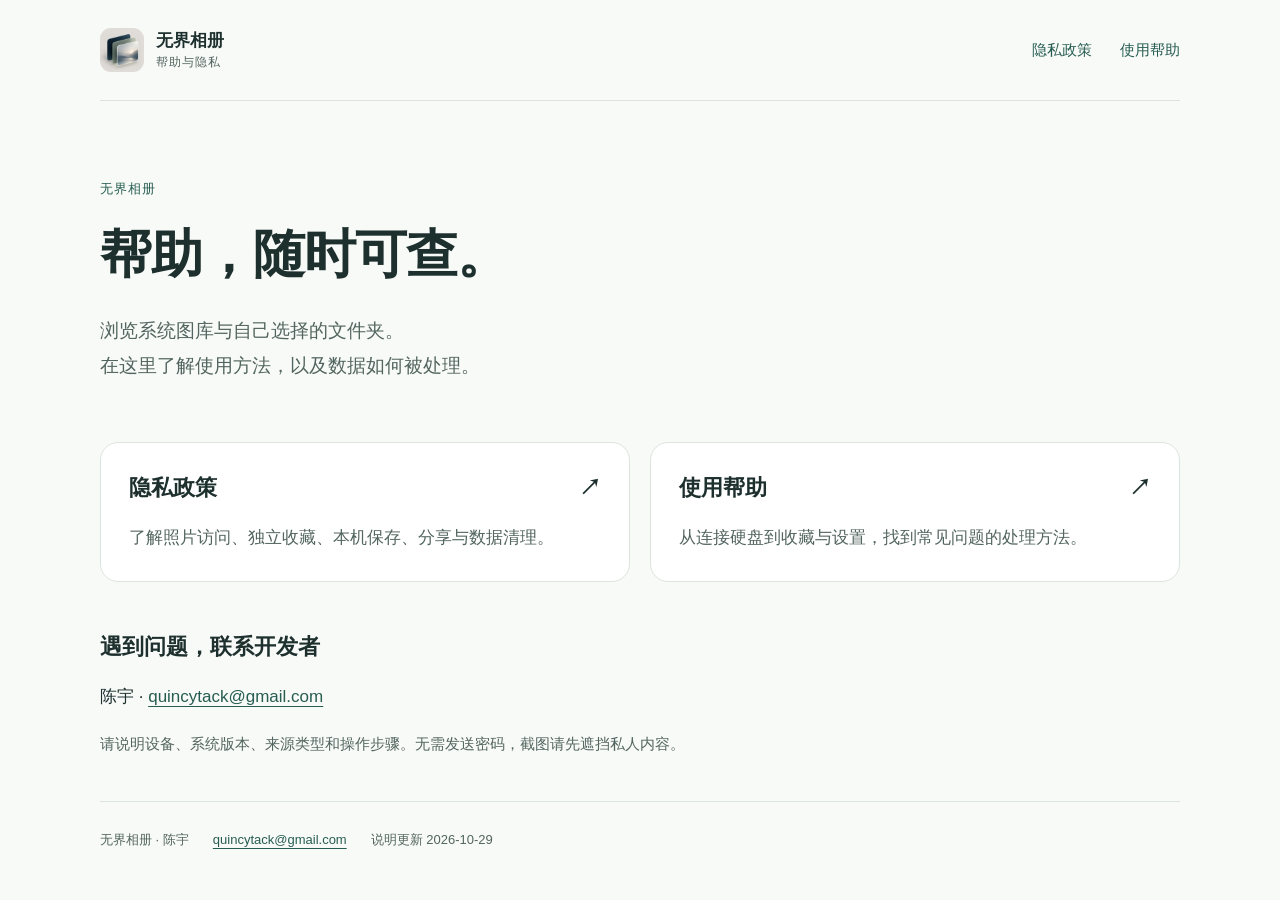
<file: index.html>
<!doctype html>
<html lang="zh-CN"><head><meta charset="utf-8"><meta name="viewport" content="width=device-width, initial-scale=1">
<meta name="color-scheme" content="light dark"><meta name="description" content="无界相册的使用帮助、隐私政策与开发者联系方式。">
<title>帮助与隐私 · 无界相册</title><link rel="stylesheet" href="style.css"><link rel="icon" href="icon.png"></head>
<body><a class="skip" href="#main">跳到正文</a><header><a class="brand" href="index.html"><img src="icon.png" alt="" width="44" height="44"><span>无界相册<small>帮助与隐私</small></span></a><nav aria-label="主导航"><a href="privacy.html">隐私政策</a><a href="support.html">使用帮助</a></nav></header>
<main id="main"><section class="intro"><p class="eyebrow">无界相册</p><h1>帮助，随时可查。</h1><p class="lede">浏览系统图库与自己选择的文件夹。<br>在这里了解使用方法，以及数据如何被处理。</p></section><div class="entries"><a class="entry" href="privacy.html"><h2>隐私政策 <span aria-hidden="true">↗</span></h2><p>了解照片访问、独立收藏、本机保存、分享与数据清理。</p></a><a class="entry" href="support.html"><h2>使用帮助 <span aria-hidden="true">↗</span></h2><p>从连接硬盘到收藏与设置，找到常见问题的处理方法。</p></a></div><section class="contact"><h2>遇到问题，联系开发者</h2><p>陈宇 · <a href="mailto:quincytack@gmail.com">quincytack@gmail.com</a></p><p>请说明设备、系统版本、来源类型和操作步骤。无需发送密码，截图请先遮挡私人内容。</p></section></main>
<footer><span>无界相册 · 陈宇</span><a href="mailto:quincytack@gmail.com">quincytack@gmail.com</a><span>说明更新 2026-10-29</span></footer></body></html>
</file>
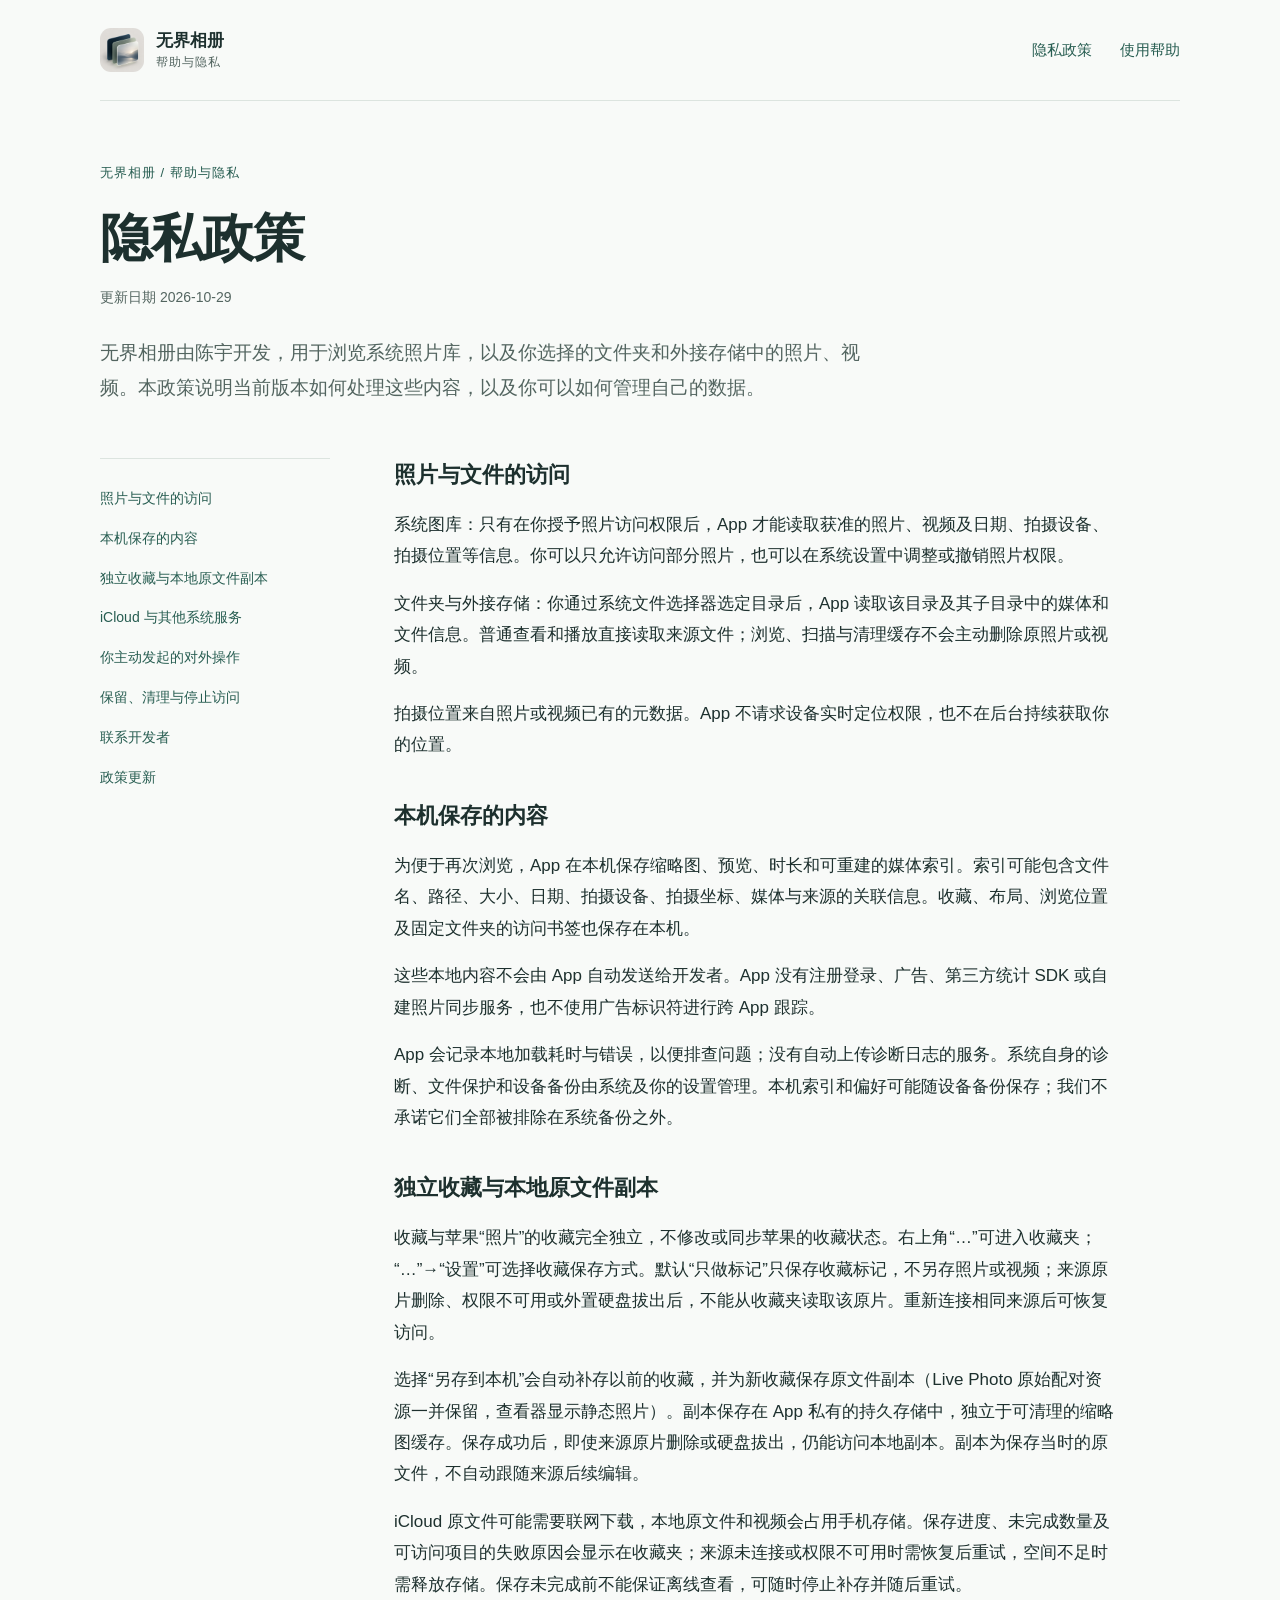
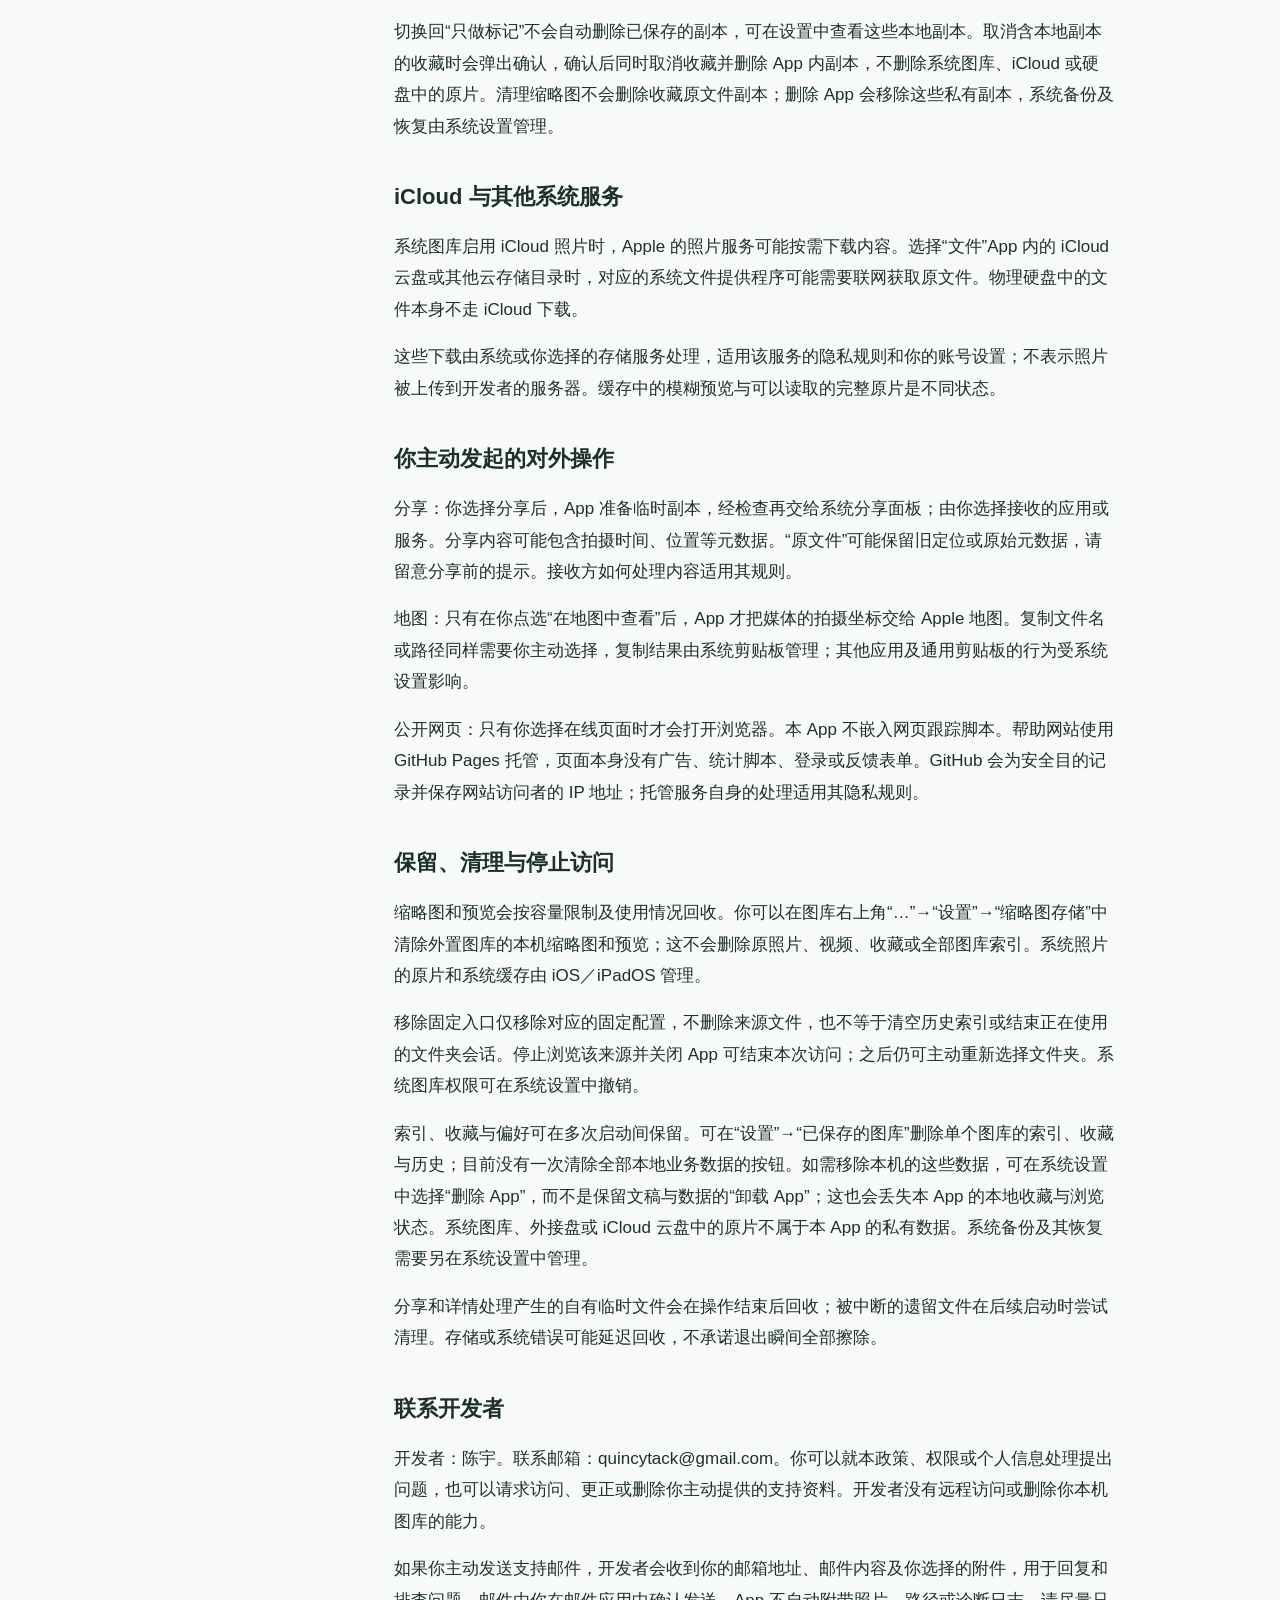
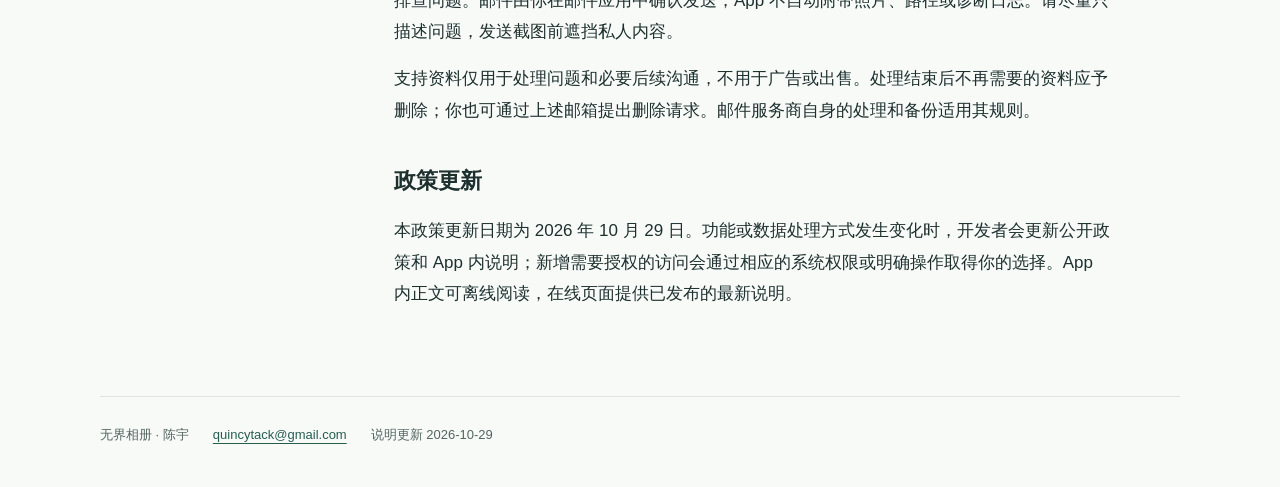
<file: privacy.html>
<!doctype html>
<html lang="zh-CN"><head><meta charset="utf-8"><meta name="viewport" content="width=device-width, initial-scale=1">
<meta name="color-scheme" content="light dark"><meta name="description" content="无界相册由陈宇开发，用于浏览系统照片库，以及你选择的文件夹和外接存储中的照片、视频。本政策说明当前版本如何处理这些内容，以及你可以如何管理自己的数据。">
<title>隐私政策 · 无界相册</title><link rel="stylesheet" href="style.css"><link rel="icon" href="icon.png"></head>
<body><a class="skip" href="#main">跳到正文</a><header><a class="brand" href="index.html"><img src="icon.png" alt="" width="44" height="44"><span>无界相册<small>帮助与隐私</small></span></a><nav aria-label="主导航"><a href="privacy.html">隐私政策</a><a href="support.html">使用帮助</a></nav></header>
<main id="main"><div class="document-heading"><p class="eyebrow">无界相册 / 帮助与隐私</p><h1>隐私政策</h1><p class="updated">更新日期 2026-10-29</p><p class="lede">无界相册由陈宇开发，用于浏览系统照片库，以及你选择的文件夹和外接存储中的照片、视频。本政策说明当前版本如何处理这些内容，以及你可以如何管理自己的数据。</p></div><div class="document-layout"><aside aria-label="本页目录"><a href="#section-1">照片与文件的访问</a><a href="#section-2">本机保存的内容</a><a href="#section-3">独立收藏与本地原文件副本</a><a href="#section-4">iCloud 与其他系统服务</a><a href="#section-5">你主动发起的对外操作</a><a href="#section-6">保留、清理与停止访问</a><a href="#section-7">联系开发者</a><a href="#section-8">政策更新</a></aside><article><section id="section-1"><h2>照片与文件的访问</h2><p>系统图库：只有在你授予照片访问权限后，App 才能读取获准的照片、视频及日期、拍摄设备、拍摄位置等信息。你可以只允许访问部分照片，也可以在系统设置中调整或撤销照片权限。</p><p>文件夹与外接存储：你通过系统文件选择器选定目录后，App 读取该目录及其子目录中的媒体和文件信息。普通查看和播放直接读取来源文件；浏览、扫描与清理缓存不会主动删除原照片或视频。</p><p>拍摄位置来自照片或视频已有的元数据。App 不请求设备实时定位权限，也不在后台持续获取你的位置。</p></section><section id="section-2"><h2>本机保存的内容</h2><p>为便于再次浏览，App 在本机保存缩略图、预览、时长和可重建的媒体索引。索引可能包含文件名、路径、大小、日期、拍摄设备、拍摄坐标、媒体与来源的关联信息。收藏、布局、浏览位置及固定文件夹的访问书签也保存在本机。</p><p>这些本地内容不会由 App 自动发送给开发者。App 没有注册登录、广告、第三方统计 SDK 或自建照片同步服务，也不使用广告标识符进行跨 App 跟踪。</p><p>App 会记录本地加载耗时与错误，以便排查问题；没有自动上传诊断日志的服务。系统自身的诊断、文件保护和设备备份由系统及你的设置管理。本机索引和偏好可能随设备备份保存；我们不承诺它们全部被排除在系统备份之外。</p></section><section id="section-3"><h2>独立收藏与本地原文件副本</h2><p>收藏与苹果“照片”的收藏完全独立，不修改或同步苹果的收藏状态。右上角“…”可进入收藏夹；“…”→“设置”可选择收藏保存方式。默认“只做标记”只保存收藏标记，不另存照片或视频；来源原片删除、权限不可用或外置硬盘拔出后，不能从收藏夹读取该原片。重新连接相同来源后可恢复访问。</p><p>选择“另存到本机”会自动补存以前的收藏，并为新收藏保存原文件副本（Live Photo 原始配对资源一并保留，查看器显示静态照片）。副本保存在 App 私有的持久存储中，独立于可清理的缩略图缓存。保存成功后，即使来源原片删除或硬盘拔出，仍能访问本地副本。副本为保存当时的原文件，不自动跟随来源后续编辑。</p><p>iCloud 原文件可能需要联网下载，本地原文件和视频会占用手机存储。保存进度、未完成数量及可访问项目的失败原因会显示在收藏夹；来源未连接或权限不可用时需恢复后重试，空间不足时需释放存储。保存未完成前不能保证离线查看，可随时停止补存并随后重试。</p><p>切换回“只做标记”不会自动删除已保存的副本，可在设置中查看这些本地副本。取消含本地副本的收藏时会弹出确认，确认后同时取消收藏并删除 App 内副本，不删除系统图库、iCloud 或硬盘中的原片。清理缩略图不会删除收藏原文件副本；删除 App 会移除这些私有副本，系统备份及恢复由系统设置管理。</p></section><section id="section-4"><h2>iCloud 与其他系统服务</h2><p>系统图库启用 iCloud 照片时，Apple 的照片服务可能按需下载内容。选择“文件”App 内的 iCloud 云盘或其他云存储目录时，对应的系统文件提供程序可能需要联网获取原文件。物理硬盘中的文件本身不走 iCloud 下载。</p><p>这些下载由系统或你选择的存储服务处理，适用该服务的隐私规则和你的账号设置；不表示照片被上传到开发者的服务器。缓存中的模糊预览与可以读取的完整原片是不同状态。</p></section><section id="section-5"><h2>你主动发起的对外操作</h2><p>分享：你选择分享后，App 准备临时副本，经检查再交给系统分享面板；由你选择接收的应用或服务。分享内容可能包含拍摄时间、位置等元数据。“原文件”可能保留旧定位或原始元数据，请留意分享前的提示。接收方如何处理内容适用其规则。</p><p>地图：只有在你点选“在地图中查看”后，App 才把媒体的拍摄坐标交给 Apple 地图。复制文件名或路径同样需要你主动选择，复制结果由系统剪贴板管理；其他应用及通用剪贴板的行为受系统设置影响。</p><p>公开网页：只有你选择在线页面时才会打开浏览器。本 App 不嵌入网页跟踪脚本。帮助网站使用 GitHub Pages 托管，页面本身没有广告、统计脚本、登录或反馈表单。GitHub 会为安全目的记录并保存网站访问者的 IP 地址；托管服务自身的处理适用其隐私规则。</p></section><section id="section-6"><h2>保留、清理与停止访问</h2><p>缩略图和预览会按容量限制及使用情况回收。你可以在图库右上角“…”→“设置”→“缩略图存储”中清除外置图库的本机缩略图和预览；这不会删除原照片、视频、收藏或全部图库索引。系统照片的原片和系统缓存由 iOS／iPadOS 管理。</p><p>移除固定入口仅移除对应的固定配置，不删除来源文件，也不等于清空历史索引或结束正在使用的文件夹会话。停止浏览该来源并关闭 App 可结束本次访问；之后仍可主动重新选择文件夹。系统图库权限可在系统设置中撤销。</p><p>索引、收藏与偏好可在多次启动间保留。可在“设置”→“已保存的图库”删除单个图库的索引、收藏与历史；目前没有一次清除全部本地业务数据的按钮。如需移除本机的这些数据，可在系统设置中选择“删除 App”，而不是保留文稿与数据的“卸载 App”；这也会丢失本 App 的本地收藏与浏览状态。系统图库、外接盘或 iCloud 云盘中的原片不属于本 App 的私有数据。系统备份及其恢复需要另在系统设置中管理。</p><p>分享和详情处理产生的自有临时文件会在操作结束后回收；被中断的遗留文件在后续启动时尝试清理。存储或系统错误可能延迟回收，不承诺退出瞬间全部擦除。</p></section><section id="section-7"><h2>联系开发者</h2><p>开发者：陈宇。联系邮箱：quincytack@gmail.com。你可以就本政策、权限或个人信息处理提出问题，也可以请求访问、更正或删除你主动提供的支持资料。开发者没有远程访问或删除你本机图库的能力。</p><p>如果你主动发送支持邮件，开发者会收到你的邮箱地址、邮件内容及你选择的附件，用于回复和排查问题。邮件由你在邮件应用中确认发送，App 不自动附带照片、路径或诊断日志。请尽量只描述问题，发送截图前遮挡私人内容。</p><p>支持资料仅用于处理问题和必要后续沟通，不用于广告或出售。处理结束后不再需要的资料应予删除；你也可通过上述邮箱提出删除请求。邮件服务商自身的处理和备份适用其规则。</p></section><section id="section-8"><h2>政策更新</h2><p>本政策更新日期为 2026 年 10 月 29 日。功能或数据处理方式发生变化时，开发者会更新公开政策和 App 内说明；新增需要授权的访问会通过相应的系统权限或明确操作取得你的选择。App 内正文可离线阅读，在线页面提供已发布的最新说明。</p></section></article></div></main>
<footer><span>无界相册 · 陈宇</span><a href="mailto:quincytack@gmail.com">quincytack@gmail.com</a><span>说明更新 2026-10-29</span></footer></body></html>
</file>
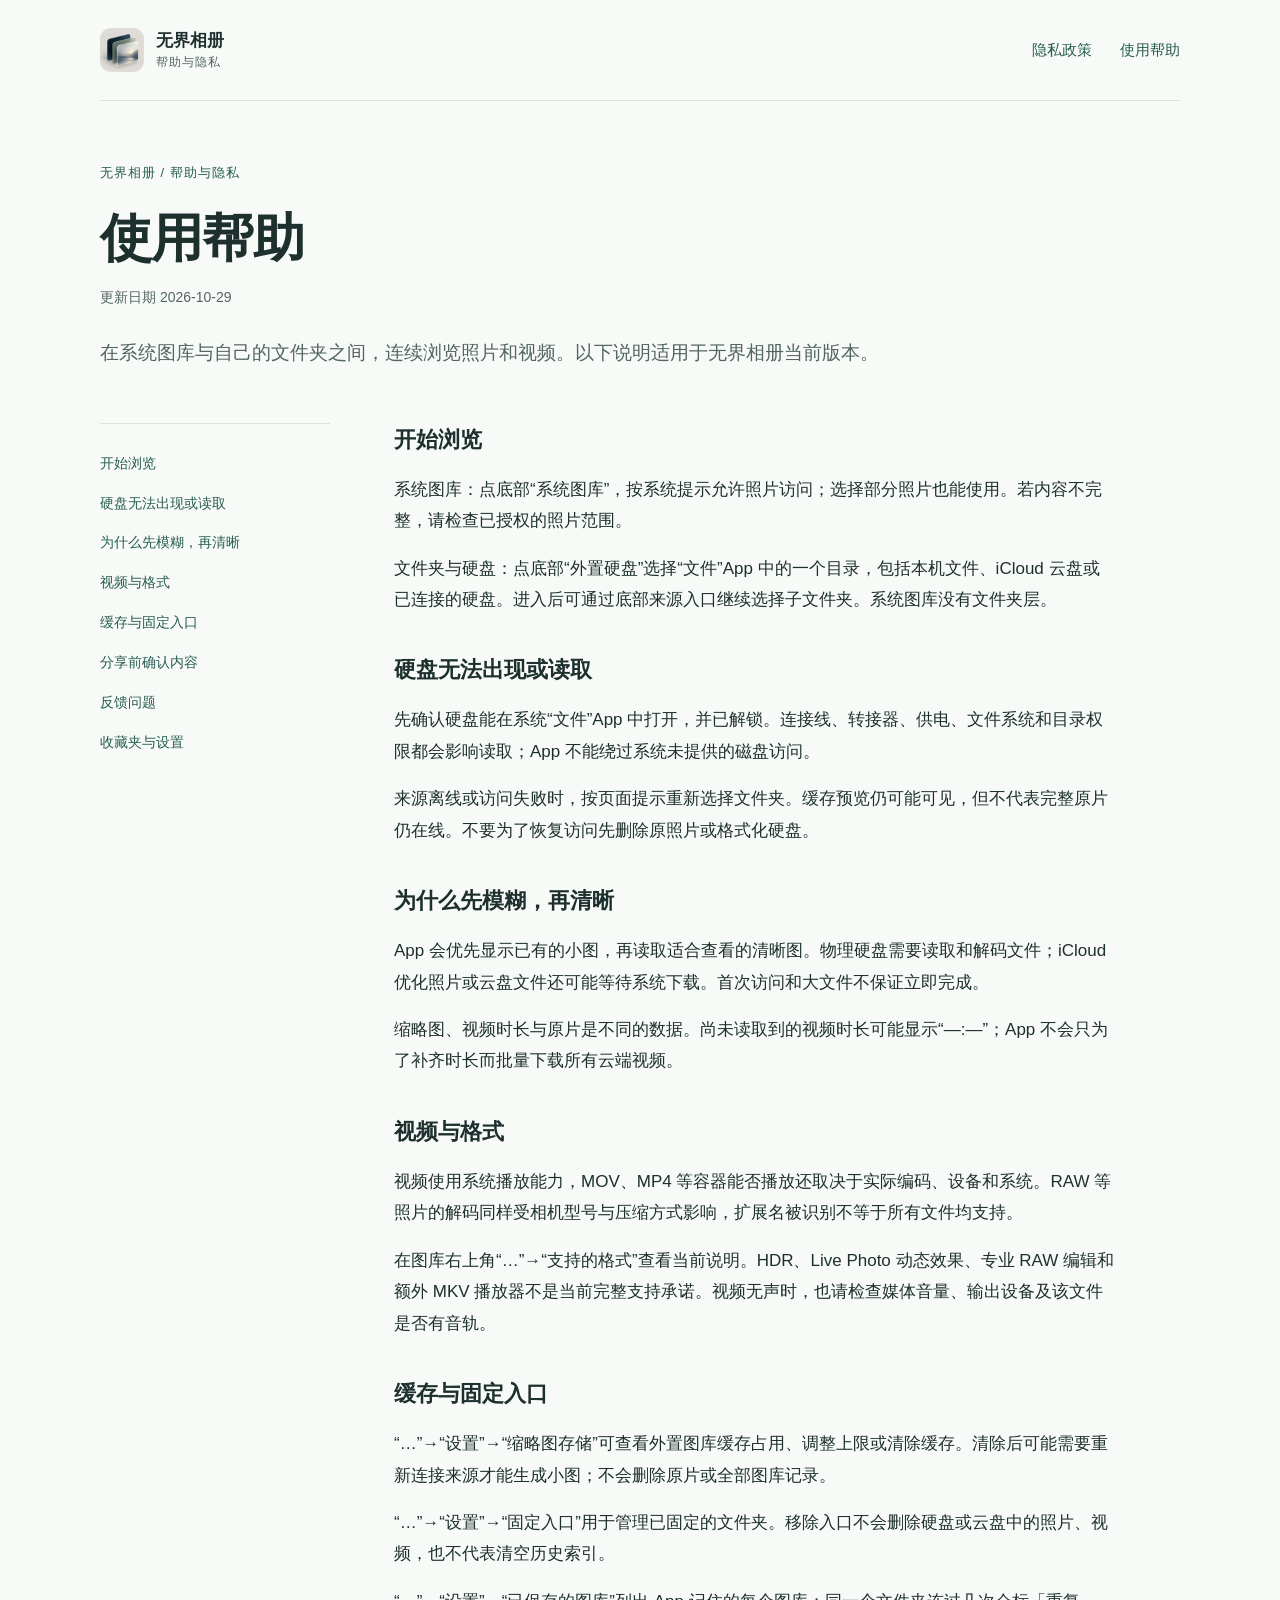
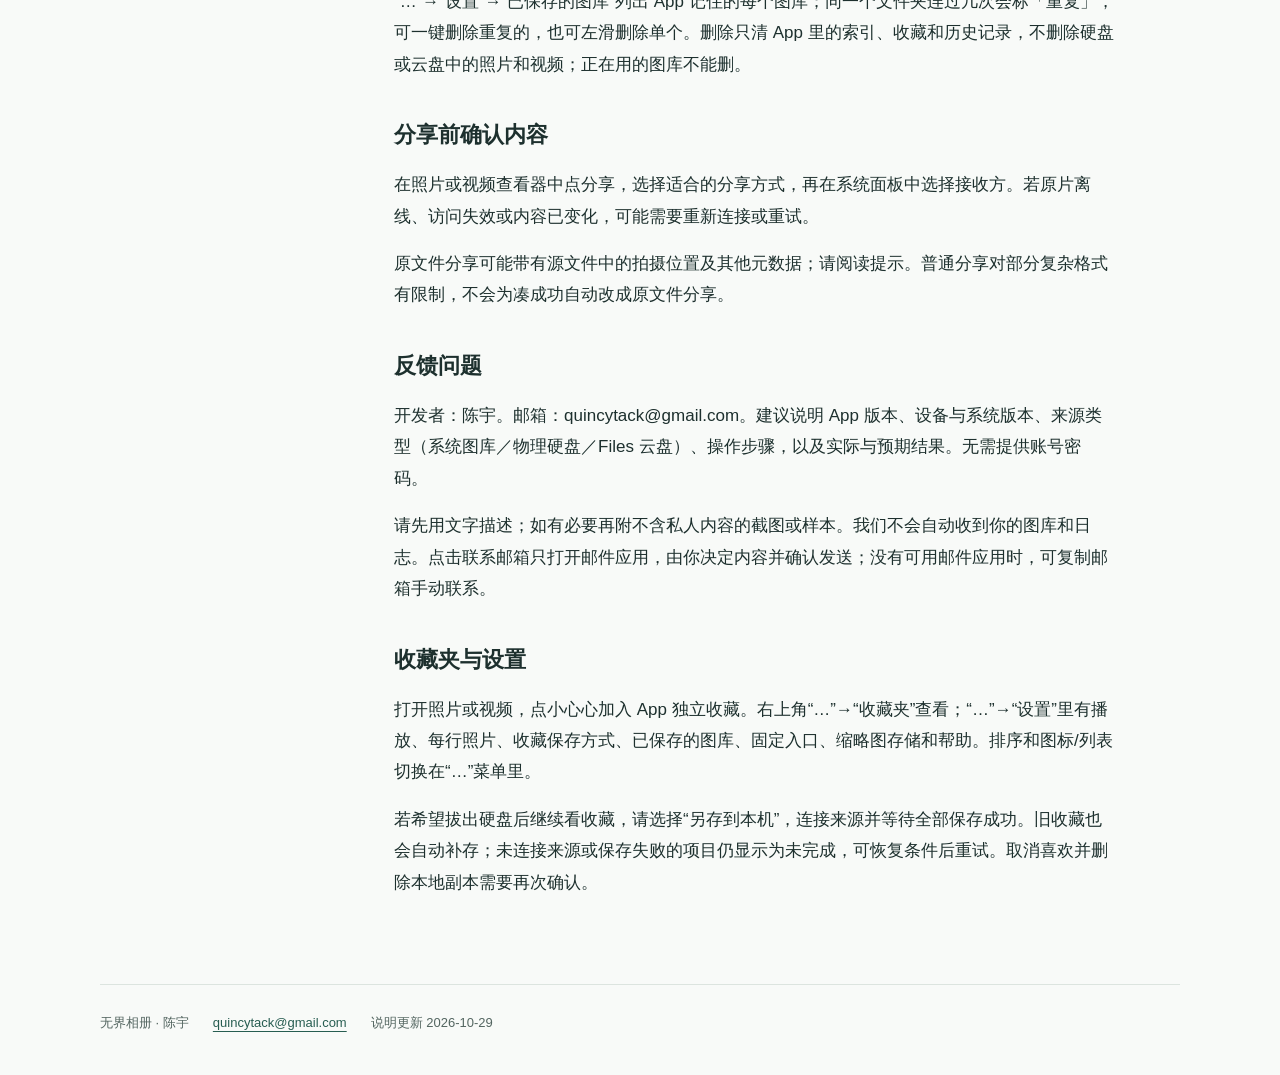
<file: support.html>
<!doctype html>
<html lang="zh-CN"><head><meta charset="utf-8"><meta name="viewport" content="width=device-width, initial-scale=1">
<meta name="color-scheme" content="light dark"><meta name="description" content="在系统图库与自己的文件夹之间，连续浏览照片和视频。以下说明适用于无界相册当前版本。">
<title>使用帮助 · 无界相册</title><link rel="stylesheet" href="style.css"><link rel="icon" href="icon.png"></head>
<body><a class="skip" href="#main">跳到正文</a><header><a class="brand" href="index.html"><img src="icon.png" alt="" width="44" height="44"><span>无界相册<small>帮助与隐私</small></span></a><nav aria-label="主导航"><a href="privacy.html">隐私政策</a><a href="support.html">使用帮助</a></nav></header>
<main id="main"><div class="document-heading"><p class="eyebrow">无界相册 / 帮助与隐私</p><h1>使用帮助</h1><p class="updated">更新日期 2026-10-29</p><p class="lede">在系统图库与自己的文件夹之间，连续浏览照片和视频。以下说明适用于无界相册当前版本。</p></div><div class="document-layout"><aside aria-label="本页目录"><a href="#section-1">开始浏览</a><a href="#section-2">硬盘无法出现或读取</a><a href="#section-3">为什么先模糊，再清晰</a><a href="#section-4">视频与格式</a><a href="#section-5">缓存与固定入口</a><a href="#section-6">分享前确认内容</a><a href="#section-7">反馈问题</a><a href="#section-8">收藏夹与设置</a></aside><article><section id="section-1"><h2>开始浏览</h2><p>系统图库：点底部“系统图库”，按系统提示允许照片访问；选择部分照片也能使用。若内容不完整，请检查已授权的照片范围。</p><p>文件夹与硬盘：点底部“外置硬盘”选择“文件”App 中的一个目录，包括本机文件、iCloud 云盘或已连接的硬盘。进入后可通过底部来源入口继续选择子文件夹。系统图库没有文件夹层。</p></section><section id="section-2"><h2>硬盘无法出现或读取</h2><p>先确认硬盘能在系统“文件”App 中打开，并已解锁。连接线、转接器、供电、文件系统和目录权限都会影响读取；App 不能绕过系统未提供的磁盘访问。</p><p>来源离线或访问失败时，按页面提示重新选择文件夹。缓存预览仍可能可见，但不代表完整原片仍在线。不要为了恢复访问先删除原照片或格式化硬盘。</p></section><section id="section-3"><h2>为什么先模糊，再清晰</h2><p>App 会优先显示已有的小图，再读取适合查看的清晰图。物理硬盘需要读取和解码文件；iCloud 优化照片或云盘文件还可能等待系统下载。首次访问和大文件不保证立即完成。</p><p>缩略图、视频时长与原片是不同的数据。尚未读取到的视频时长可能显示“—:—”；App 不会只为了补齐时长而批量下载所有云端视频。</p></section><section id="section-4"><h2>视频与格式</h2><p>视频使用系统播放能力，MOV、MP4 等容器能否播放还取决于实际编码、设备和系统。RAW 等照片的解码同样受相机型号与压缩方式影响，扩展名被识别不等于所有文件均支持。</p><p>在图库右上角“…”→“支持的格式”查看当前说明。HDR、Live Photo 动态效果、专业 RAW 编辑和额外 MKV 播放器不是当前完整支持承诺。视频无声时，也请检查媒体音量、输出设备及该文件是否有音轨。</p></section><section id="section-5"><h2>缓存与固定入口</h2><p>“…”→“设置”→“缩略图存储”可查看外置图库缓存占用、调整上限或清除缓存。清除后可能需要重新连接来源才能生成小图；不会删除原片或全部图库记录。</p><p>“…”→“设置”→“固定入口”用于管理已固定的文件夹。移除入口不会删除硬盘或云盘中的照片、视频，也不代表清空历史索引。</p><p>“…”→“设置”→“已保存的图库”列出 App 记住的每个图库；同一个文件夹连过几次会标「重复」，可一键删除重复的，也可左滑删除单个。删除只清 App 里的索引、收藏和历史记录，不删除硬盘或云盘中的照片和视频；正在用的图库不能删。</p></section><section id="section-6"><h2>分享前确认内容</h2><p>在照片或视频查看器中点分享，选择适合的分享方式，再在系统面板中选择接收方。若原片离线、访问失效或内容已变化，可能需要重新连接或重试。</p><p>原文件分享可能带有源文件中的拍摄位置及其他元数据；请阅读提示。普通分享对部分复杂格式有限制，不会为凑成功自动改成原文件分享。</p></section><section id="section-7"><h2>反馈问题</h2><p>开发者：陈宇。邮箱：quincytack@gmail.com。建议说明 App 版本、设备与系统版本、来源类型（系统图库／物理硬盘／Files 云盘）、操作步骤，以及实际与预期结果。无需提供账号密码。</p><p>请先用文字描述；如有必要再附不含私人内容的截图或样本。我们不会自动收到你的图库和日志。点击联系邮箱只打开邮件应用，由你决定内容并确认发送；没有可用邮件应用时，可复制邮箱手动联系。</p></section><section id="section-8"><h2>收藏夹与设置</h2><p>打开照片或视频，点小心心加入 App 独立收藏。右上角“…”→“收藏夹”查看；“…”→“设置”里有播放、每行照片、收藏保存方式、已保存的图库、固定入口、缩略图存储和帮助。排序和图标/列表切换在“…”菜单里。</p><p>若希望拔出硬盘后继续看收藏，请选择“另存到本机”，连接来源并等待全部保存成功。旧收藏也会自动补存；未连接来源或保存失败的项目仍显示为未完成，可恢复条件后重试。取消喜欢并删除本地副本需要再次确认。</p></section></article></div></main>
<footer><span>无界相册 · 陈宇</span><a href="mailto:quincytack@gmail.com">quincytack@gmail.com</a><span>说明更新 2026-10-29</span></footer></body></html>
</file>
<file: style.css>
:root { color-scheme:light dark; --page:#f8faf8; --surface:#fff; --ink:#1d302e; --muted:#536560; --line:#dce4df; --accent:#275d51; }
* { box-sizing:border-box; }
html { scroll-padding-top:24px; }
body { margin:0; background:var(--page); color:var(--ink); font:17px/1.85 -apple-system,BlinkMacSystemFont,"Segoe UI","PingFang SC",sans-serif; }
a { color:var(--accent); text-underline-offset:4px; overflow-wrap:anywhere; }
a:focus-visible { outline:3px solid var(--accent); outline-offset:5px; border-radius:4px; }
header, main, footer { width:min(1080px,calc(100% - 48px)); margin:auto; }
header { display:flex; align-items:center; justify-content:space-between; gap:28px; padding:28px 0; border-bottom:1px solid var(--line); }
.brand { display:flex; align-items:center; gap:12px; color:var(--ink); text-decoration:none; font-weight:650; line-height:1.45; }
.brand img { border-radius:11px; }
.brand small { display:block; color:var(--muted); font-size:12px; font-weight:400; letter-spacing:1px; }
nav { display:flex; gap:28px; font-size:15px; }
nav a { text-decoration:none; }
nav a[aria-current] { text-decoration:underline; text-decoration-thickness:2px; }
h1,h2,p { margin-top:0; }
h1 { font-size:clamp(32px,5vw,52px); line-height:1.3; letter-spacing:-1px; margin-bottom:24px; }
h2 { font-size:22px; line-height:1.5; margin-bottom:18px; }
.intro { padding:76px 0 40px; }
.eyebrow { font-size:13px; color:var(--accent); letter-spacing:1px; margin-bottom:20px; }
.lede { max-width:780px; color:var(--muted); font-size:19px; }
.entries { display:grid; grid-template-columns:1fr 1fr; gap:20px; }
.entry { display:block; padding:28px; background:var(--surface); border:1px solid var(--line); border-radius:18px; text-decoration:none; color:var(--ink); }
.entry h2 { display:flex; justify-content:space-between; }
.entry p { color:var(--muted); margin-bottom:0; }
.entry:hover { border-color:var(--accent); }
.contact { padding:48px 0 28px; max-width:720px; }
.contact p:last-child { color:var(--muted); font-size:15px; }
.document-heading { padding:60px 0 34px; }
.document-heading h1 { margin-bottom:12px; }
.updated { color:var(--muted); font-size:14px; margin-bottom:24px; }
.document-layout { display:grid; grid-template-columns:230px minmax(0,720px); gap:64px; padding-bottom:48px; }
aside { align-self:start; border-top:1px solid var(--line); padding-top:20px; }
aside a { display:block; padding:7px 0; font-size:14px; text-decoration:none; }
article section { margin-bottom:38px; }
article p { margin-bottom:16px; overflow-wrap:anywhere; }
footer { border-top:1px solid var(--line); padding:26px 0 40px; display:flex; flex-wrap:wrap; gap:10px 24px; color:var(--muted); font-size:13px; }
.skip { position:absolute; left:24px; top:-80px; background:var(--surface); padding:8px 16px; z-index:2; }
.skip:focus { top:8px; }
@media (max-width:760px) { .document-layout { display:block; } aside { margin-bottom:36px; display:flex; flex-wrap:wrap; gap:2px 18px; } .entries { grid-template-columns:1fr; } .intro { padding-top:48px; } }
@media (max-width:480px) { header,main,footer { width:calc(100% - 36px); } header { align-items:flex-start; gap:20px; flex-direction:column; } nav { gap:24px; } .document-heading { padding-top:40px; } .lede { font-size:17px; } h2 { font-size:20px; } }
@media (prefers-color-scheme:dark) { :root { --page:#131d1b; --surface:#1c2825; --ink:#e4ebe7; --muted:#b4c5bd; --line:#3b4e46; --accent:#a1d3bf; } }
@media print { aside,nav,.skip { display:none; } body { color:#000; background:#fff; font-size:11pt; } .document-layout { display:block; } header,main,footer { width:100%; } article section { break-inside:avoid; } a { color:inherit; } }
</file>
